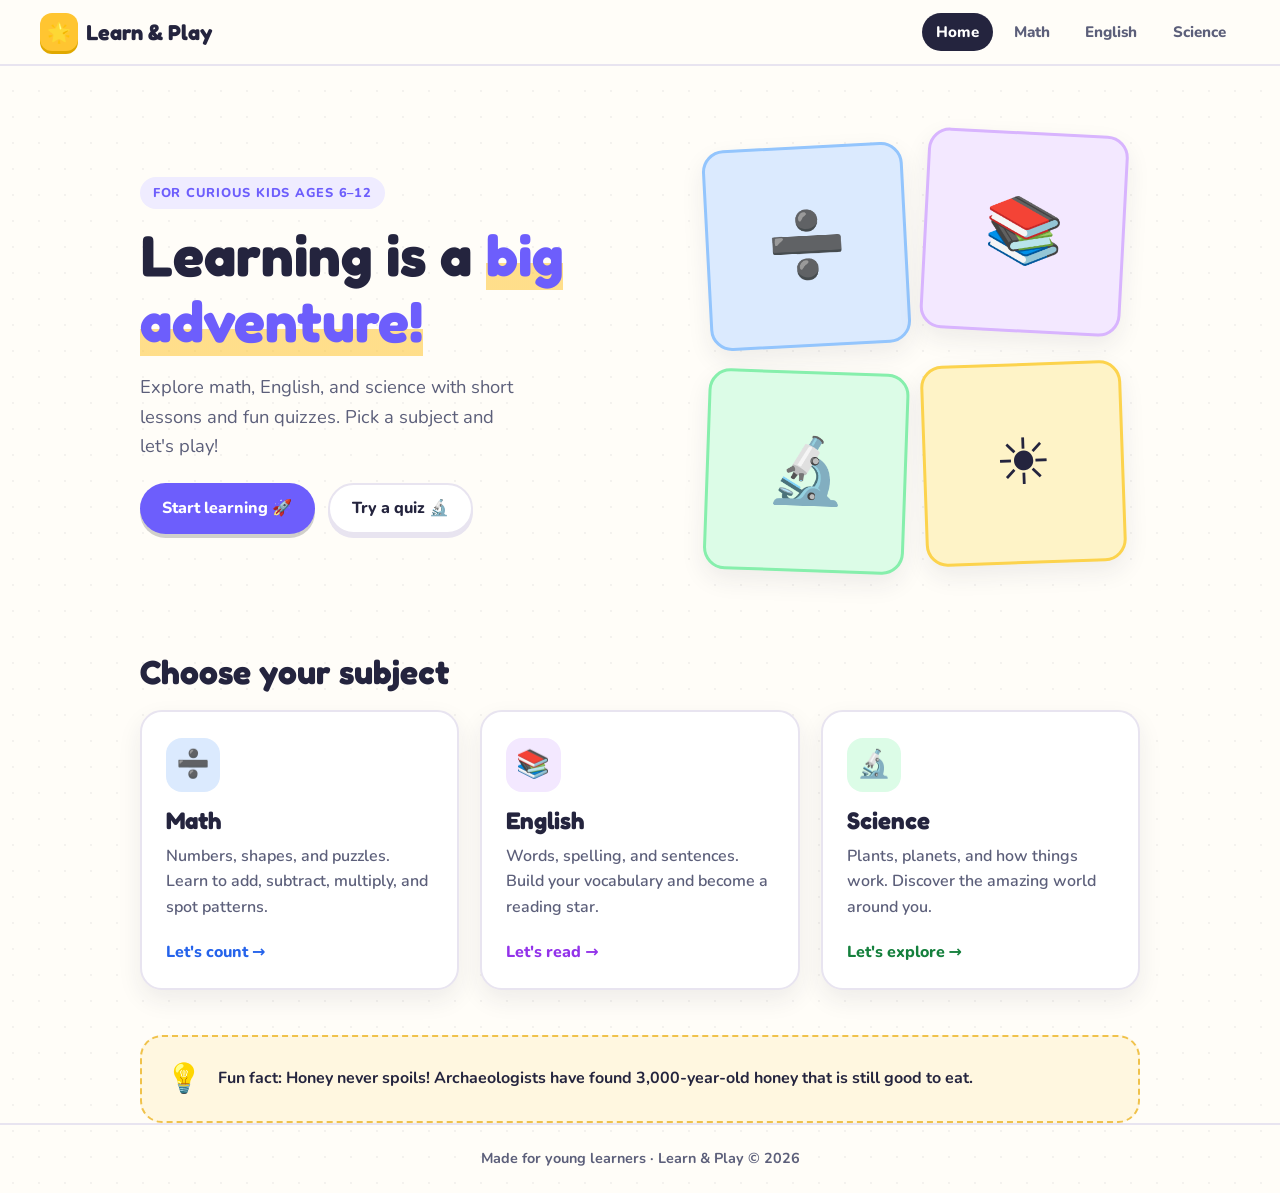
<file: index.html>
<!DOCTYPE html>
<html lang="en">
<head>
  <meta charset="UTF-8">
  <meta name="viewport" content="width=device-width, initial-scale=1.0">
  <title>Learn &amp; Play — Math, English &amp; Science for Kids</title>
  <meta name="description" content="Fun lessons and quizzes in math, English, and science for curious kids ages 6 to 12.">
  <link rel="preconnect" href="https://fonts.googleapis.com">
  <link rel="preconnect" href="https://fonts.gstatic.com" crossorigin>
  <link href="https://fonts.googleapis.com/css2?family=Fredoka:wght@500;600;700&family=Nunito:wght@600;700;800&display=swap" rel="stylesheet">
  <link rel="stylesheet" href="css/styles.css">
</head>
<body>
  <header class="site-header">
    <a class="logo" href="index.html"><span class="logo-badge">🌟</span>Learn &amp; Play</a>
    <nav class="site-nav" aria-label="Main">
      <a href="index.html" aria-current="page">Home</a>
      <a href="math.html">Math</a>
      <a href="english.html">English</a>
      <a href="science.html">Science</a>
    </nav>
  </header>

  <main class="wrap">
    <section class="hero">
      <div>
        <span class="eyebrow">For curious kids ages 6–12</span>
        <h1>Learning is a <span class="highlight">big adventure!</span></h1>
        <p>Explore math, English, and science with short lessons and fun quizzes. Pick a subject and let's play!</p>
        <div class="hero-actions">
          <a class="btn" href="math.html">Start learning 🚀</a>
          <a class="btn btn-ghost" href="science.html">Try a quiz 🔬</a>
        </div>
      </div>
      <div class="hero-art" aria-hidden="true">
        <div class="float-card math">➗</div>
        <div class="float-card english">📚</div>
        <div class="float-card science">🔬</div>
        <div class="float-card sun">☀️</div>
      </div>
    </section>

    <h2 class="section-title">Choose your subject</h2>
    <div class="subject-grid">
      <a class="subject-card math" href="math.html">
        <span class="icon">➗</span>
        <h3>Math</h3>
        <p>Numbers, shapes, and puzzles. Learn to add, subtract, multiply, and spot patterns.</p>
        <span class="go">Let's count →</span>
      </a>
      <a class="subject-card english" href="english.html">
        <span class="icon">📚</span>
        <h3>English</h3>
        <p>Words, spelling, and sentences. Build your vocabulary and become a reading star.</p>
        <span class="go">Let's read →</span>
      </a>
      <a class="subject-card science" href="science.html">
        <span class="icon">🔬</span>
        <h3>Science</h3>
        <p>Plants, planets, and how things work. Discover the amazing world around you.</p>
        <span class="go">Let's explore →</span>
      </a>
    </div>

    <div class="fact-strip">
      <span class="fact-icon">💡</span>
      <span>Fun fact: Honey never spoils! Archaeologists have found 3,000-year-old honey that is still good to eat.</span>
    </div>
  </main>

  <footer class="site-footer">
    Made for young learners · Learn &amp; Play © 2026
  </footer>
</body>
</html>
</file>
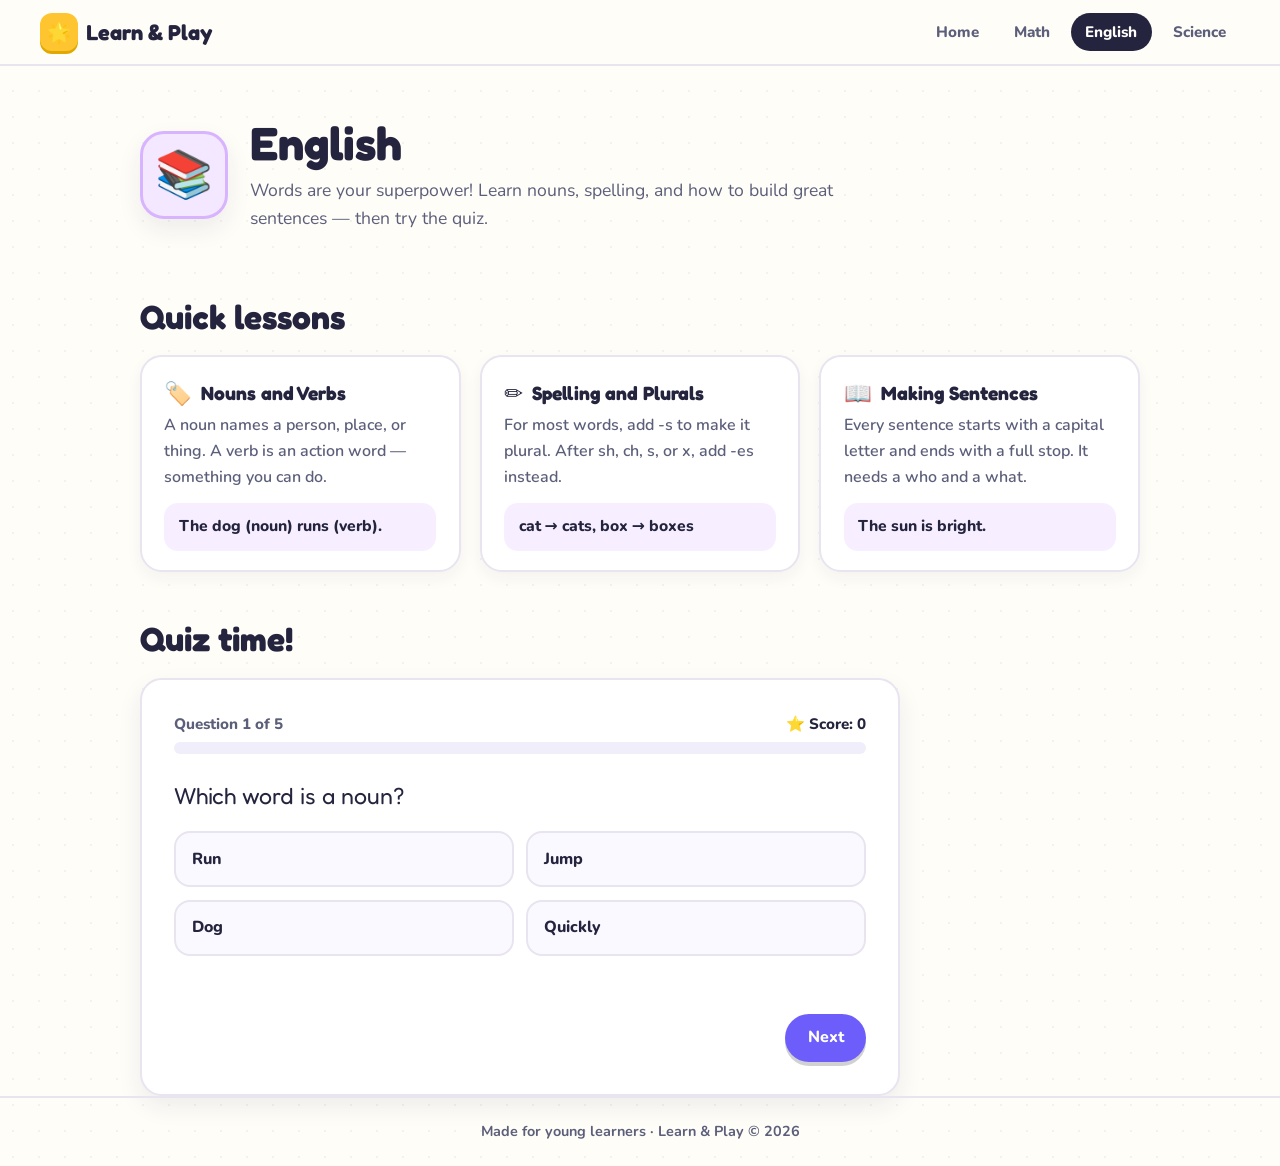
<file: english.html>
<!DOCTYPE html>
<html lang="en">
<head>
  <meta charset="UTF-8">
  <meta name="viewport" content="width=device-width, initial-scale=1.0">
  <title>English — Learn &amp; Play</title>
  <meta name="description" content="Kid-friendly English lessons and a quiz: nouns, verbs, spelling, plurals, and sentences.">
  <link rel="preconnect" href="https://fonts.googleapis.com">
  <link rel="preconnect" href="https://fonts.gstatic.com" crossorigin>
  <link href="https://fonts.googleapis.com/css2?family=Fredoka:wght@500;600;700&family=Nunito:wght@600;700;800&display=swap" rel="stylesheet">
  <link rel="stylesheet" href="css/styles.css">
</head>
<body class="english">
  <header class="site-header">
    <a class="logo" href="index.html"><span class="logo-badge">🌟</span>Learn &amp; Play</a>
    <nav class="site-nav" aria-label="Main">
      <a href="index.html">Home</a>
      <a href="math.html">Math</a>
      <a href="english.html" aria-current="page">English</a>
      <a href="science.html">Science</a>
    </nav>
  </header>

  <main class="wrap">
    <section class="subject-hero">
      <div class="big-icon" aria-hidden="true">📚</div>
      <div>
        <h1>English</h1>
        <p>Words are your superpower! Learn nouns, spelling, and how to build great sentences — then try the quiz.</p>
      </div>
    </section>

    <section aria-labelledby="lessons-title">
      <h2 class="section-title" id="lessons-title">Quick lessons</h2>
      <div class="lesson-grid">
        <article class="lesson">
          <h3><span class="emoji">🏷️</span>Nouns and Verbs</h3>
          <p>A noun names a person, place, or thing. A verb is an action word — something you can do.</p>
          <div class="example">The dog (noun) runs (verb).</div>
        </article>
        <article class="lesson">
          <h3><span class="emoji">✏️</span>Spelling and Plurals</h3>
          <p>For most words, add -s to make it plural. After sh, ch, s, or x, add -es instead.</p>
          <div class="example">cat → cats, box → boxes</div>
        </article>
        <article class="lesson">
          <h3><span class="emoji">📖</span>Making Sentences</h3>
          <p>Every sentence starts with a capital letter and ends with a full stop. It needs a who and a what.</p>
          <div class="example">The sun is bright.</div>
        </article>
      </div>
    </section>

    <section class="quiz-section" aria-labelledby="quiz-title">
      <h2 class="section-title" id="quiz-title">Quiz time!</h2>
      <div id="quiz" class="quiz-card"></div>
    </section>
  </main>

  <footer class="site-footer">
    Made for young learners · Learn &amp; Play © 2026
  </footer>

  <script>
    window.QUIZ = {
      subject: "English",
      questions: [
        { q: "Which word is a noun?", options: ["Run", "Jump", "Dog", "Quickly"], answer: 2,
          why: "A noun names a person, place, or thing. \"Dog\" is a thing." },
        { q: "What is the plural of \"cat\"?", options: ["catz", "cats", "cates", "cat"], answer: 1,
          why: "Most words add -s to make a plural: cat → cats." },
        { q: "Which word is spelled correctly?", options: ["becuz", "becaus", "because", "becouse"], answer: 2,
          why: "\"Because\" is spelled b-e-c-a-u-s-e." },
        { q: "What is the opposite of \"big\"?", options: ["Tall", "Small", "Fast", "Loud"], answer: 1,
          why: "Big and small are opposites." },
        { q: "Choose the missing word: \"The sun ___ bright.\"", options: ["am", "is", "are", "be"], answer: 1,
          why: "For one thing (the sun), we say \"is\": The sun is bright." }
      ]
    };
  </script>
  <script src="js/quiz.js"></script>
</body>
</html>
</file>
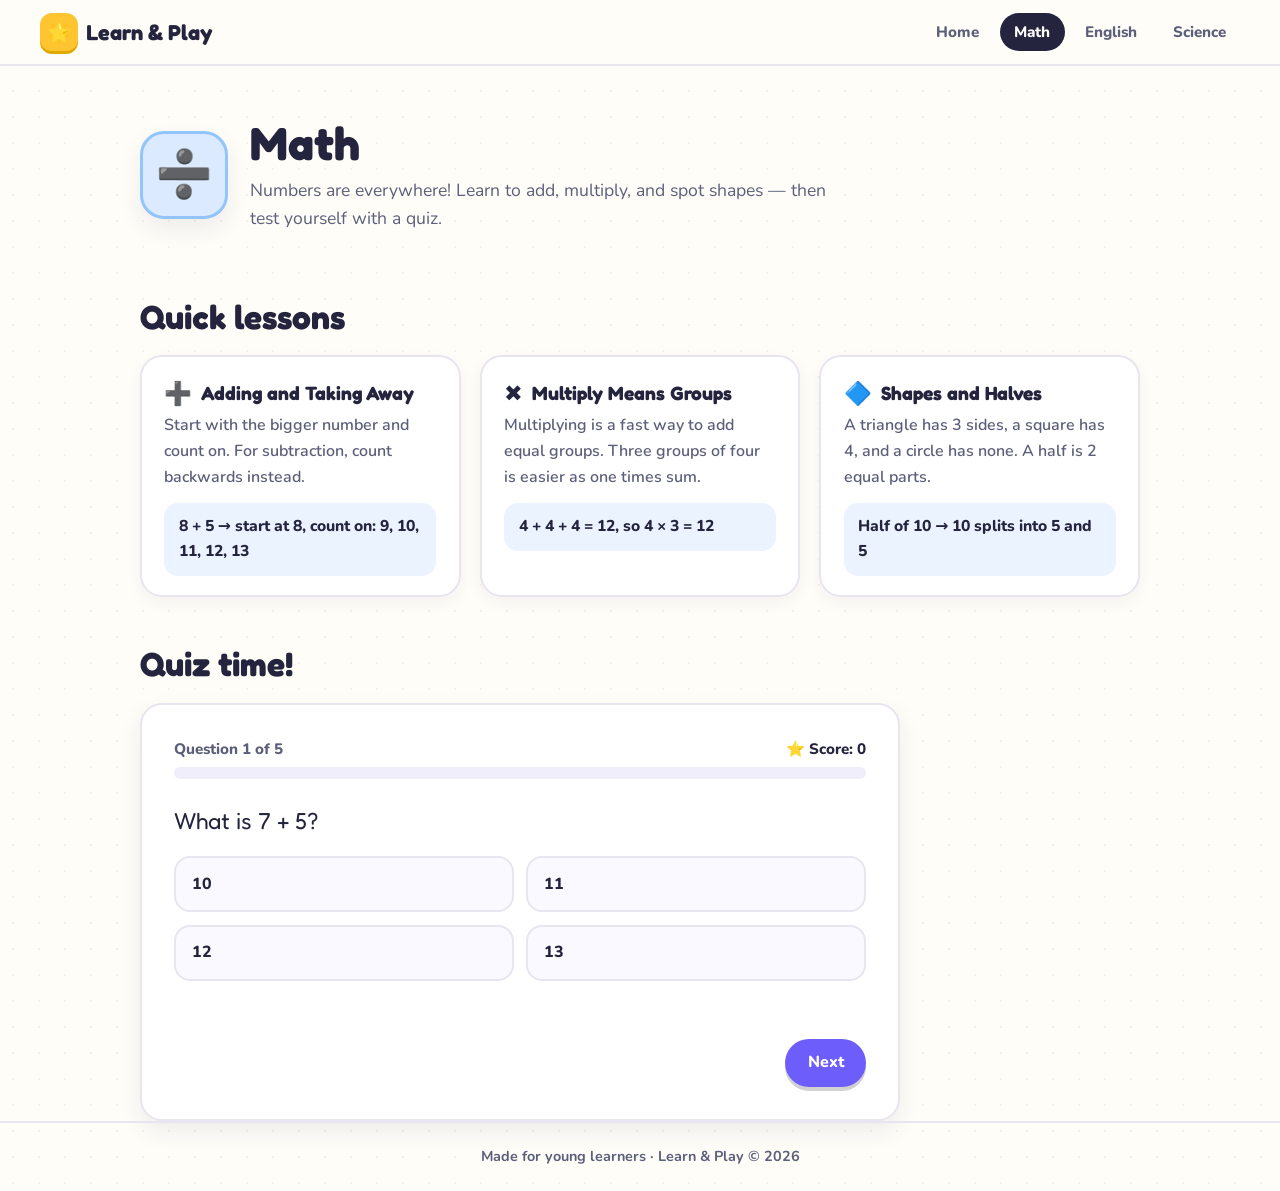
<file: math.html>
<!DOCTYPE html>
<html lang="en">
<head>
  <meta charset="UTF-8">
  <meta name="viewport" content="width=device-width, initial-scale=1.0">
  <title>Math — Learn &amp; Play</title>
  <meta name="description" content="Kid-friendly math lessons and a quiz: addition, multiplication, shapes, and halves.">
  <link rel="preconnect" href="https://fonts.googleapis.com">
  <link rel="preconnect" href="https://fonts.gstatic.com" crossorigin>
  <link href="https://fonts.googleapis.com/css2?family=Fredoka:wght@500;600;700&family=Nunito:wght@600;700;800&display=swap" rel="stylesheet">
  <link rel="stylesheet" href="css/styles.css">
</head>
<body class="math">
  <header class="site-header">
    <a class="logo" href="index.html"><span class="logo-badge">🌟</span>Learn &amp; Play</a>
    <nav class="site-nav" aria-label="Main">
      <a href="index.html">Home</a>
      <a href="math.html" aria-current="page">Math</a>
      <a href="english.html">English</a>
      <a href="science.html">Science</a>
    </nav>
  </header>

  <main class="wrap">
    <section class="subject-hero">
      <div class="big-icon" aria-hidden="true">➗</div>
      <div>
        <h1>Math</h1>
        <p>Numbers are everywhere! Learn to add, multiply, and spot shapes — then test yourself with a quiz.</p>
      </div>
    </section>

    <section aria-labelledby="lessons-title">
      <h2 class="section-title" id="lessons-title">Quick lessons</h2>
      <div class="lesson-grid">
        <article class="lesson">
          <h3><span class="emoji">➕</span>Adding and Taking Away</h3>
          <p>Start with the bigger number and count on. For subtraction, count backwards instead.</p>
          <div class="example">8 + 5 → start at 8, count on: 9, 10, 11, 12, 13</div>
        </article>
        <article class="lesson">
          <h3><span class="emoji">✖️</span>Multiply Means Groups</h3>
          <p>Multiplying is a fast way to add equal groups. Three groups of four is easier as one times sum.</p>
          <div class="example">4 + 4 + 4 = 12, so 4 × 3 = 12</div>
        </article>
        <article class="lesson">
          <h3><span class="emoji">🔷</span>Shapes and Halves</h3>
          <p>A triangle has 3 sides, a square has 4, and a circle has none. A half is 2 equal parts.</p>
          <div class="example">Half of 10 → 10 splits into 5 and 5</div>
        </article>
      </div>
    </section>

    <section class="quiz-section" aria-labelledby="quiz-title">
      <h2 class="section-title" id="quiz-title">Quiz time!</h2>
      <div id="quiz" class="quiz-card"></div>
    </section>
  </main>

  <footer class="site-footer">
    Made for young learners · Learn &amp; Play © 2026
  </footer>

  <script>
    window.QUIZ = {
      subject: "math",
      questions: [
        { q: "What is 7 + 5?", options: ["10", "11", "12", "13"], answer: 2,
          why: "7 + 5 = 12. Count on from 7: 8, 9, 10, 11, 12." },
        { q: "Which shape has 3 sides?", options: ["Circle", "Triangle", "Square", "Star"], answer: 1,
          why: "A triangle has 3 sides and 3 corners." },
        { q: "What is 4 × 3?", options: ["7", "10", "12", "14"], answer: 2,
          why: "4 × 3 means 3 groups of 4: 4 + 4 + 4 = 12." },
        { q: "What number comes after 19?", options: ["18", "20", "21", "90"], answer: 1,
          why: "20 comes right after 19." },
        { q: "What is half of 10?", options: ["2", "4", "5", "8"], answer: 2,
          why: "Half means 2 equal parts: 10 splits into 5 and 5." }
      ]
    };
  </script>
  <script src="js/quiz.js"></script>
</body>
</html>
</file>
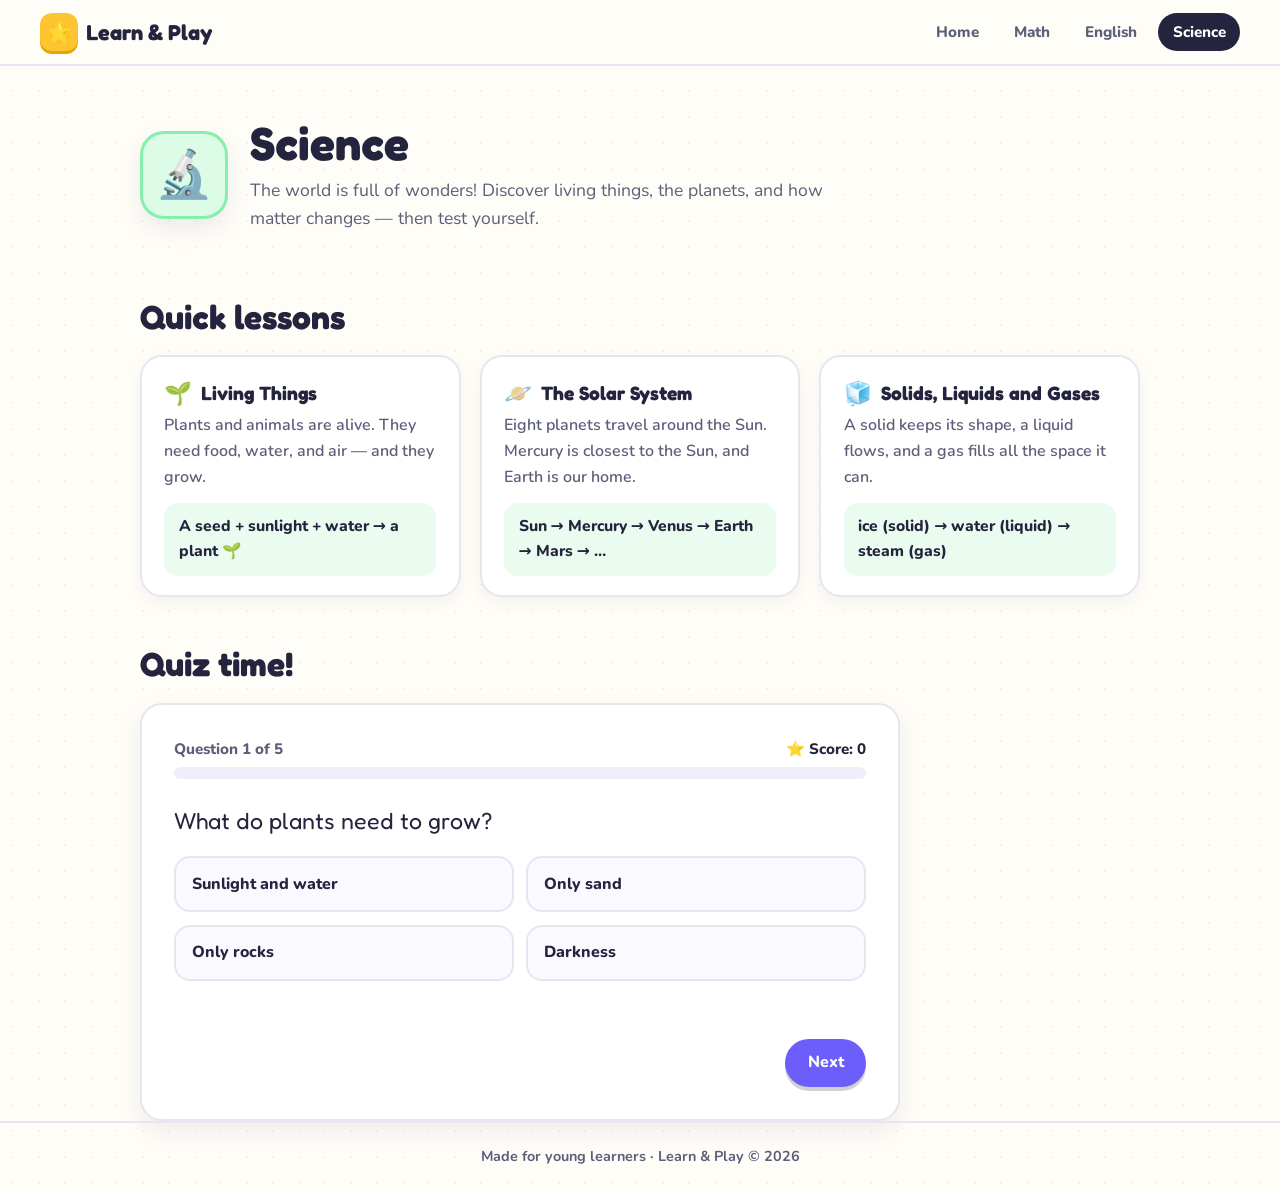
<file: science.html>
<!DOCTYPE html>
<html lang="en">
<head>
  <meta charset="UTF-8">
  <meta name="viewport" content="width=device-width, initial-scale=1.0">
  <title>Science — Learn &amp; Play</title>
  <meta name="description" content="Kid-friendly science lessons and a quiz: living things, planets, and solids, liquids and gases.">
  <link rel="preconnect" href="https://fonts.googleapis.com">
  <link rel="preconnect" href="https://fonts.gstatic.com" crossorigin>
  <link href="https://fonts.googleapis.com/css2?family=Fredoka:wght@500;600;700&family=Nunito:wght@600;700;800&display=swap" rel="stylesheet">
  <link rel="stylesheet" href="css/styles.css">
</head>
<body class="science">
  <header class="site-header">
    <a class="logo" href="index.html"><span class="logo-badge">🌟</span>Learn &amp; Play</a>
    <nav class="site-nav" aria-label="Main">
      <a href="index.html">Home</a>
      <a href="math.html">Math</a>
      <a href="english.html">English</a>
      <a href="science.html" aria-current="page">Science</a>
    </nav>
  </header>

  <main class="wrap">
    <section class="subject-hero">
      <div class="big-icon" aria-hidden="true">🔬</div>
      <div>
        <h1>Science</h1>
        <p>The world is full of wonders! Discover living things, the planets, and how matter changes — then test yourself.</p>
      </div>
    </section>

    <section aria-labelledby="lessons-title">
      <h2 class="section-title" id="lessons-title">Quick lessons</h2>
      <div class="lesson-grid">
        <article class="lesson">
          <h3><span class="emoji">🌱</span>Living Things</h3>
          <p>Plants and animals are alive. They need food, water, and air — and they grow.</p>
          <div class="example">A seed + sunlight + water → a plant 🌱</div>
        </article>
        <article class="lesson">
          <h3><span class="emoji">🪐</span>The Solar System</h3>
          <p>Eight planets travel around the Sun. Mercury is closest to the Sun, and Earth is our home.</p>
          <div class="example">Sun → Mercury → Venus → Earth → Mars → …</div>
        </article>
        <article class="lesson">
          <h3><span class="emoji">🧊</span>Solids, Liquids and Gases</h3>
          <p>A solid keeps its shape, a liquid flows, and a gas fills all the space it can.</p>
          <div class="example">ice (solid) → water (liquid) → steam (gas)</div>
        </article>
      </div>
    </section>

    <section class="quiz-section" aria-labelledby="quiz-title">
      <h2 class="section-title" id="quiz-title">Quiz time!</h2>
      <div id="quiz" class="quiz-card"></div>
    </section>
  </main>

  <footer class="site-footer">
    Made for young learners · Learn &amp; Play © 2026
  </footer>

  <script>
    window.QUIZ = {
      subject: "science",
      questions: [
        { q: "What do plants need to grow?", options: ["Sunlight and water", "Only sand", "Only rocks", "Darkness"], answer: 0,
          why: "Plants need sunlight and water to make food and grow." },
        { q: "Which planet is closest to the Sun?", options: ["Venus", "Earth", "Mercury", "Mars"], answer: 2,
          why: "Mercury is the closest planet to the Sun." },
        { q: "What do we call frozen water?", options: ["Steam", "Ice", "Rain", "Air"], answer: 1,
          why: "When water freezes, it becomes solid ice." },
        { q: "Which of these animals lays eggs?", options: ["Dog", "Cat", "Chicken", "Cow"], answer: 2,
          why: "Chickens lay eggs. Dogs, cats, and cows have babies." },
        { q: "How many legs does an insect have?", options: ["Four", "Six", "Eight", "Ten"], answer: 1,
          why: "All insects have six legs." }
      ]
    };
  </script>
  <script src="js/quiz.js"></script>
</body>
</html>
</file>
<file: css/styles.css>
:root {
  --ink: #24243e;
  --muted: #5c5f7a;
  --paper: #fffdf8;
  --line: #e8e4f0;
  --accent: #6d5efc;
  --accent-soft: #efecff;
  --sun: #ffc531;
  --radius: 22px;
  --shadow: 0 10px 24px rgba(36, 36, 62, 0.08);
}

* { box-sizing: border-box; }

html { scroll-behavior: smooth; }

body {
  margin: 0;
  font-family: "Nunito", ui-rounded, "Segoe UI", system-ui, sans-serif;
  color: var(--ink);
  background-color: var(--paper);
  background-image: radial-gradient(rgba(36, 36, 62, 0.05) 1.5px, transparent 1.5px);
  background-size: 26px 26px;
  line-height: 1.6;
}

h1, h2, h3, .logo {
  font-family: "Fredoka", ui-rounded, "Segoe UI", system-ui, sans-serif;
  line-height: 1.15;
}

a { color: inherit; }

img { max-width: 100%; }

/* ---------- Header ---------- */

.site-header {
  position: sticky;
  top: 0;
  z-index: 10;
  display: flex;
  align-items: center;
  justify-content: space-between;
  gap: 1rem;
  flex-wrap: wrap;
  padding: 0.8rem clamp(1rem, 4vw, 2.5rem);
  background: rgba(255, 253, 248, 0.92);
  backdrop-filter: blur(8px);
  border-bottom: 2px solid var(--line);
}

.logo {
  font-size: 1.35rem;
  font-weight: 700;
  text-decoration: none;
  display: inline-flex;
  align-items: center;
  gap: 0.5rem;
}

.logo-badge {
  display: grid;
  place-items: center;
  width: 2.4rem;
  height: 2.4rem;
  font-size: 1.2rem;
  background: var(--sun);
  border-radius: 12px;
  box-shadow: 0 3px 0 #e0a800;
}

.site-nav {
  display: flex;
  gap: 0.4rem;
  flex-wrap: wrap;
}

.site-nav a {
  text-decoration: none;
  font-weight: 800;
  font-size: 0.95rem;
  padding: 0.45rem 0.9rem;
  border-radius: 999px;
  color: var(--muted);
  transition: background 0.15s, color 0.15s;
}

.site-nav a:hover { background: var(--accent-soft); color: var(--accent); }

.site-nav a[aria-current="page"] {
  background: var(--ink);
  color: #fff;
}

/* ---------- Layout ---------- */

.wrap {
  max-width: 1080px;
  margin: 0 auto;
  padding: 0 clamp(1rem, 4vw, 2.5rem);
}

main { padding-bottom: 4rem; }

.eyebrow {
  display: inline-block;
  font-size: 0.8rem;
  font-weight: 800;
  letter-spacing: 0.06em;
  text-transform: uppercase;
  padding: 0.35rem 0.8rem;
  border-radius: 999px;
  background: var(--accent-soft);
  color: var(--accent);
}

/* ---------- Buttons ---------- */

.btn {
  display: inline-flex;
  align-items: center;
  justify-content: center;
  gap: 0.5rem;
  min-height: 48px;
  padding: 0.65rem 1.4rem;
  font: inherit;
  font-weight: 800;
  font-size: 1rem;
  color: #fff;
  background: var(--accent);
  border: 0;
  border-radius: 999px;
  box-shadow: 0 4px 0 rgba(0, 0, 0, 0.18);
  cursor: pointer;
  text-decoration: none;
  transition: transform 0.12s, box-shadow 0.12s, filter 0.12s;
}

.btn:hover { filter: brightness(1.06); transform: translateY(-1px); }
.btn:active { transform: translateY(3px); box-shadow: 0 1px 0 rgba(0, 0, 0, 0.18); }

.btn:focus-visible,
.site-nav a:focus-visible,
.option:focus-visible {
  outline: 3px solid var(--sun);
  outline-offset: 2px;
}

.btn-ghost {
  background: #fff;
  color: var(--ink);
  border: 2px solid var(--line);
  box-shadow: 0 4px 0 var(--line);
}

/* ---------- Home hero ---------- */

.hero {
  display: grid;
  grid-template-columns: 1.15fr 1fr;
  gap: 2rem;
  align-items: center;
  padding: clamp(2rem, 6vw, 4rem) 0 2rem;
}

.hero h1 {
  font-size: clamp(2.2rem, 5vw, 3.6rem);
  margin: 0.8rem 0 0.6rem;
}

.hero h1 .highlight {
  color: var(--accent);
  background: linear-gradient(transparent 62%, rgba(255, 197, 49, 0.55) 62%);
}

.hero p {
  font-size: 1.15rem;
  color: var(--muted);
  max-width: 34ch;
}

.hero-actions {
  display: flex;
  gap: 0.8rem;
  flex-wrap: wrap;
  margin-top: 1.4rem;
}

.hero-art {
  position: relative;
  display: grid;
  grid-template-columns: repeat(2, 1fr);
  gap: 1rem;
  padding: 1rem;
}

.float-card {
  display: grid;
  place-items: center;
  aspect-ratio: 1;
  font-size: clamp(2.4rem, 6vw, 4rem);
  border-radius: var(--radius);
  box-shadow: var(--shadow);
  transform: rotate(-3deg);
}

.float-card:nth-child(2) { transform: rotate(3deg) translateY(-0.9rem); }
.float-card:nth-child(3) { transform: rotate(2deg) translateY(0.5rem); }
.float-card:nth-child(4) { transform: rotate(-2deg); }

.float-card.math { background: #dbeafe; border: 3px solid #93c5fd; }
.float-card.english { background: #f3e8ff; border: 3px solid #d8b4fe; }
.float-card.science { background: #dcfce7; border: 3px solid #86efac; }
.float-card.sun { background: #fef3c7; border: 3px solid #fcd34d; }

/* ---------- Subject cards (home) ---------- */

.section-title {
  font-size: clamp(1.6rem, 3vw, 2.1rem);
  margin: 2.5rem 0 1.2rem;
}

.subject-grid {
  display: grid;
  grid-template-columns: repeat(auto-fit, minmax(260px, 1fr));
  gap: 1.3rem;
}

.subject-card {
  position: relative;
  display: flex;
  flex-direction: column;
  gap: 0.6rem;
  padding: 1.6rem 1.5rem 1.4rem;
  background: #fff;
  border: 2px solid var(--line);
  border-radius: var(--radius);
  box-shadow: var(--shadow);
  text-decoration: none;
  transition: transform 0.18s, box-shadow 0.18s, border-color 0.18s;
}

.subject-card:hover {
  transform: translateY(-5px);
  box-shadow: 0 16px 30px rgba(36, 36, 62, 0.12);
}

.subject-card .icon {
  display: grid;
  place-items: center;
  width: 3.4rem;
  height: 3.4rem;
  font-size: 1.7rem;
  border-radius: 16px;
  margin-bottom: 0.3rem;
}

.subject-card h3 { margin: 0; font-size: 1.5rem; }

.subject-card p {
  margin: 0;
  color: var(--muted);
  font-weight: 600;
  flex: 1;
}

.subject-card .go {
  font-weight: 800;
  margin-top: 0.6rem;
  display: inline-flex;
  align-items: center;
  gap: 0.35rem;
}

.subject-card.math .icon { background: #dbeafe; }
.subject-card.english .icon { background: #f3e8ff; }
.subject-card.science .icon { background: #dcfce7; }

.subject-card.math .go { color: #2563eb; }
.subject-card.english .go { color: #9333ea; }
.subject-card.science .go { color: #15803d; }

.subject-card.math:hover { border-color: #93c5fd; }
.subject-card.english:hover { border-color: #d8b4fe; }
.subject-card.science:hover { border-color: #86efac; }

/* ---------- Fun fact strip ---------- */

.fact-strip {
  margin-top: 2.8rem;
  display: flex;
  gap: 1rem;
  align-items: center;
  padding: 1.2rem 1.5rem;
  background: #fff7e0;
  border: 2px dashed #f0c24b;
  border-radius: var(--radius);
  font-weight: 700;
}

.fact-strip .fact-icon { font-size: 1.8rem; }

/* ---------- Subject page hero ---------- */

.subject-hero {
  display: flex;
  align-items: center;
  gap: 1.4rem;
  flex-wrap: wrap;
  padding: clamp(2rem, 5vw, 3.2rem) 0 1.6rem;
}

.subject-hero .big-icon {
  display: grid;
  place-items: center;
  width: 5.5rem;
  height: 5.5rem;
  font-size: 2.9rem;
  border-radius: 24px;
  box-shadow: var(--shadow);
}

.subject-hero h1 { margin: 0 0 0.3rem; font-size: clamp(2rem, 4.5vw, 2.9rem); }
.subject-hero p { margin: 0; color: var(--muted); font-size: 1.1rem; max-width: 55ch; }

body.math .big-icon { background: #dbeafe; border: 3px solid #93c5fd; }
body.english .big-icon { background: #f3e8ff; border: 3px solid #d8b4fe; }
body.science .big-icon { background: #dcfce7; border: 3px solid #86efac; }

/* ---------- Lessons ---------- */

.lesson-grid {
  display: grid;
  grid-template-columns: repeat(auto-fit, minmax(280px, 1fr));
  gap: 1.2rem;
  margin-top: 1.2rem;
}

.lesson {
  background: #fff;
  border: 2px solid var(--line);
  border-radius: var(--radius);
  padding: 1.4rem 1.4rem 1.2rem;
  box-shadow: 0 6px 16px rgba(36, 36, 62, 0.05);
}

.lesson h3 {
  display: flex;
  align-items: center;
  gap: 0.55rem;
  margin: 0 0 0.5rem;
  font-size: 1.2rem;
}

.lesson h3 .emoji { font-size: 1.4rem; }

.lesson p {
  margin: 0 0 0.8rem;
  color: var(--muted);
  font-weight: 600;
}

.example {
  background: var(--accent-soft);
  border-radius: 14px;
  padding: 0.7rem 0.9rem;
  font-weight: 800;
  font-size: 0.98rem;
}

body.math .example { background: #eaf3ff; }
body.english .example { background: #f7efff; }
body.science .example { background: #eafbf0; }

/* ---------- Quiz ---------- */

.quiz-section { margin-top: 3rem; }

.quiz-card {
  background: #fff;
  border: 2px solid var(--line);
  border-radius: var(--radius);
  box-shadow: var(--shadow);
  padding: clamp(1.2rem, 4vw, 2rem);
  max-width: 760px;
}

.quiz-top {
  display: flex;
  align-items: center;
  justify-content: space-between;
  gap: 1rem;
  margin-bottom: 0.4rem;
  font-weight: 800;
  color: var(--muted);
  font-size: 0.95rem;
}

.quiz-top .score { color: var(--ink); }

.progress {
  height: 12px;
  background: #f1eefb;
  border-radius: 999px;
  overflow: hidden;
  margin-bottom: 1.4rem;
}

.progress > span {
  display: block;
  height: 100%;
  width: 0%;
  border-radius: 999px;
  background: var(--accent);
  transition: width 0.3s ease;
}

body.math .progress > span { background: #2563eb; }
body.english .progress > span { background: #9333ea; }
body.science .progress > span { background: #15803d; }

.question {
  font-size: clamp(1.15rem, 2.5vw, 1.45rem);
  font-family: "Fredoka", ui-rounded, "Segoe UI", system-ui, sans-serif;
  margin: 0 0 1.1rem;
}

.options {
  display: grid;
  grid-template-columns: 1fr 1fr;
  gap: 0.8rem;
  margin-bottom: 1rem;
}

.option {
  font: inherit;
  font-weight: 800;
  font-size: 1rem;
  text-align: left;
  min-height: 56px;
  padding: 0.8rem 1rem;
  background: #faf9ff;
  border: 2px solid var(--line);
  border-radius: 16px;
  cursor: pointer;
  color: var(--ink);
  transition: border-color 0.15s, background 0.15s, transform 0.1s;
}

.option:hover:not(:disabled) {
  border-color: var(--accent);
  background: #fff;
  transform: translateY(-2px);
}

.option:disabled { cursor: default; opacity: 0.85; }

.option.correct {
  background: #e7f9ec;
  border-color: #34c759;
  opacity: 1;
}

.option.wrong {
  background: #fdecec;
  border-color: #ef4444;
  opacity: 1;
}

.feedback {
  min-height: 1.6rem;
  font-weight: 800;
  margin: 0 0 1rem;
}

.feedback.good { color: #15803d; }
.feedback.bad { color: #b91c1c; }

.quiz-actions { display: flex; justify-content: flex-end; }

.result {
  text-align: center;
  padding: 1rem 0.5rem;
}

.result .result-emoji { font-size: 3.4rem; display: block; margin-bottom: 0.4rem; }

.result h3 { margin: 0 0 0.4rem; font-size: 1.7rem; }

.result p { color: var(--muted); font-weight: 700; margin: 0 0 1.2rem; }

.result .btn { margin: 0 0.3rem; }

/* ---------- Footer ---------- */

.site-footer {
  border-top: 2px solid var(--line);
  padding: 1.4rem clamp(1rem, 4vw, 2.5rem);
  text-align: center;
  color: var(--muted);
  font-weight: 700;
  font-size: 0.9rem;
}

/* ---------- Responsive ---------- */

@media (max-width: 760px) {
  .hero { grid-template-columns: 1fr; }
  .hero-art { order: -1; max-width: 420px; margin: 0 auto; }
  .options { grid-template-columns: 1fr; }
}

@media (prefers-reduced-motion: reduce) {
  *, *::before, *::after {
    animation: none !important;
    transition: none !important;
  }
}
</file>
